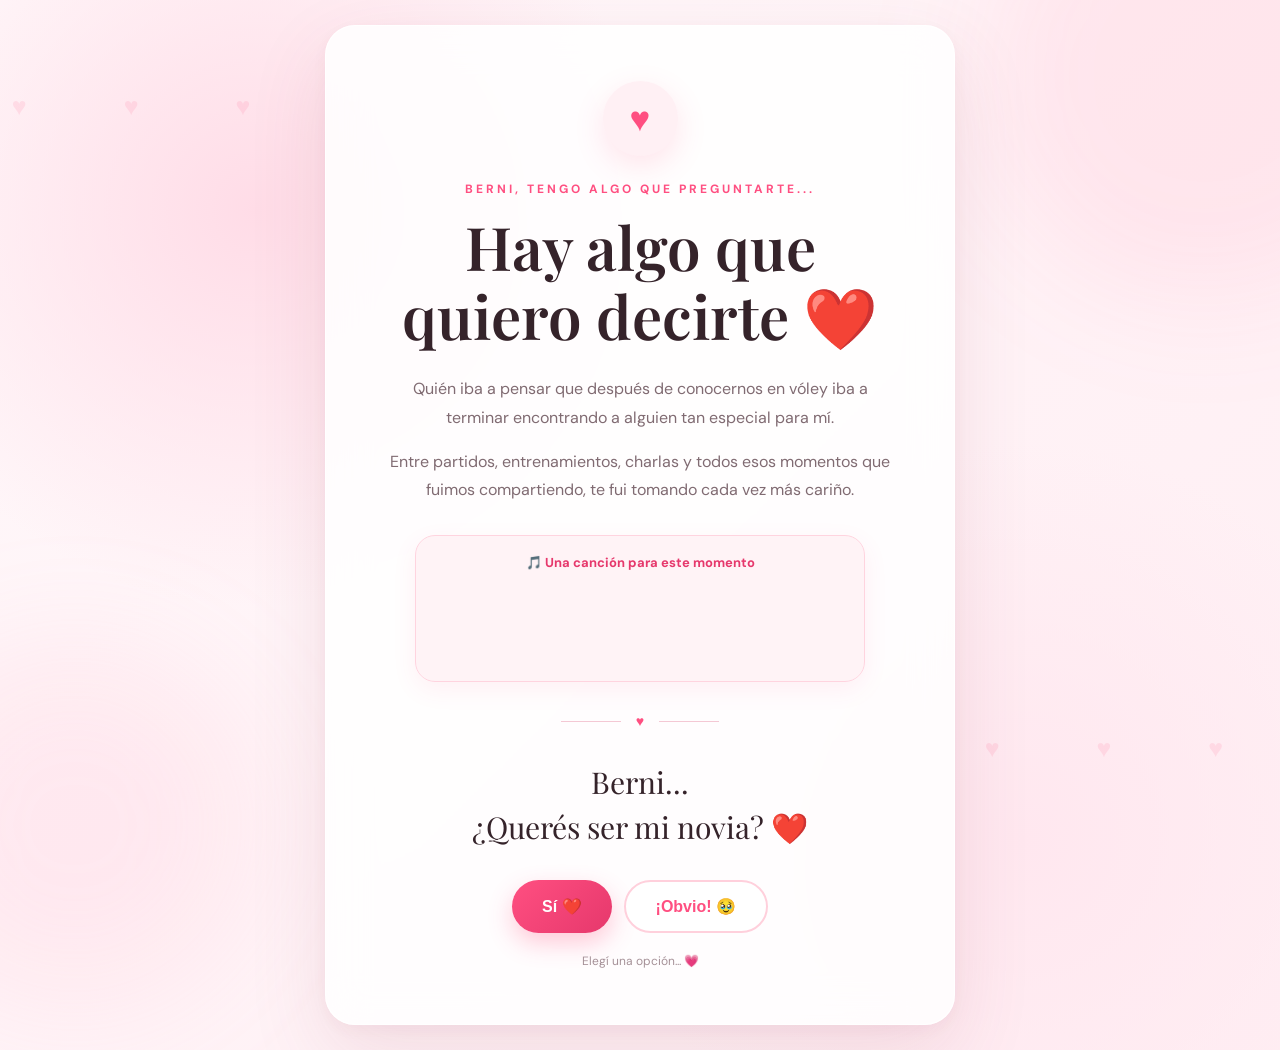
<file: index.html>
<!DOCTYPE html>
<html lang="es">

<head>
    <meta charset="UTF-8">
    <meta name="viewport" content="width=device-width, initial-scale=1.0">

    <title>Para Berni ❤️</title>

    <!-- Fuentes -->
    <link rel="preconnect" href="https://fonts.googleapis.com">
    <link rel="preconnect" href="https://fonts.gstatic.com" crossorigin>

    <link href="https://fonts.googleapis.com/css2?family=DM+Sans:wght@400;500;700&family=Playfair+Display:wght@500;600;700&display=swap" rel="stylesheet">

    <!-- Estilos -->
    <link rel="stylesheet" href="style.css">
</head>

<body>

    <!-- Corazones decorativos -->
    <div class="background-hearts"></div>

    <main class="container">

        <!-- ==========================================
             PANTALLA PRINCIPAL
        =========================================== -->

        <section class="card" id="mainCard">

            <div class="heart-icon">
                ♥
            </div>

            <p class="small-title">
                Berni, tengo algo que preguntarte...
            </p>

            <h1>
                Hay algo que<br>
                quiero decirte ❤️
            </h1>

            <p class="message">
                Quién iba a pensar que después de conocernos
                en vóley iba a terminar encontrando a alguien
                tan especial para mí.
            </p>

            <p class="message">
                Entre partidos, entrenamientos, charlas y todos
                esos momentos que fuimos compartiendo, te fui
                tomando cada vez más cariño.
            </p>


            <!-- ==========================================
                 MÚSICA
            =========================================== -->

            <div class="music-box">

                <p>
                    🎵 Una canción para este momento
                </p>

                <iframe
                    src="https://open.spotify.com/embed/track/2339UOI2SU3L1nJtUnx0GF"
                    width="100%"
                    height="80"
                    frameborder="0"
                    allowfullscreen=""
                    allow="autoplay; clipboard-write; encrypted-media; fullscreen; picture-in-picture">
                </iframe>

            </div>


            <!-- Separador -->

            <div class="divider">

                <span></span>

                ♥

                <span></span>

            </div>


            <!-- ==========================================
                 PREGUNTA
            =========================================== -->

            <p class="question">
                Berni...
                <br>
                ¿Querés ser mi novia? ❤️
            </p>


            <div class="buttons">

                <button
                    class="yes-button"
                    id="yesButton">

                    Sí ❤️

                </button>


                <button
                    class="yes-button secondary"
                    id="yesButton2">

                    ¡Obvio! 🥹

                </button>

            </div>


            <p class="hint">
                Elegí una opción... 💗
            </p>

        </section>


        <!-- ==========================================
             PANTALLA FINAL
        =========================================== -->

        <section
            class="success-card hidden"
            id="successCard">

            <div class="big-heart">
                ❤️
            </div>

            <p class="small-title">
                ❤️ Para vos, Berni ❤️
            </p>

            <h2>
                ¡Ahora sí!<br>
                Somos novios ❤️
            </h2>

            <p class="success-message">

                Berni, gracias por hacerme tan feliz.

                <br><br>

                Espero que podamos compartir muchísimos
                momentos juntos, reírnos, acompañarnos y
                seguir creando recuerdos juntos.

            </p>


            <div class="final-message">

                <span>♥</span>

                Te quiero muchísimo

                <span>♥</span>

            </div>


            <p class="final-small">
                Y pensar que todo empezó en vóley... 🏐❤️
            </p>


            <button
                class="restart-button"
                id="restartButton">

                Volver a verlo

            </button>

        </section>

    </main>


    <!-- Contenedor de corazones -->

    <div id="heartContainer"></div>


    <!-- JavaScript -->

    <script src="script.js"></script>

</body>

</html>
</file>
<file: style.css>
* {
    margin: 0;
    padding: 0;
    box-sizing: border-box;
}

:root {
    --pink: #ff4f81;
    --dark-pink: #e6386c;
    --light-pink: #fff0f4;
    --text: #35232a;
    --soft-text: #806b72;
}

body {
    min-height: 100vh;
    overflow-x: hidden;

    display: flex;
    justify-content: center;
    align-items: center;

    font-family: "DM Sans", sans-serif;
    color: var(--text);

    background:
        radial-gradient(circle at 20% 20%, #ffdce7 0%, transparent 30%),
        radial-gradient(circle at 80% 80%, #ffe7ef 0%, transparent 30%),
        linear-gradient(135deg, #fff8fa, #ffeef3);

    position: relative;
}

/* Fondo */

body::before {
    content: "";

    position: fixed;

    width: 450px;
    height: 450px;

    border-radius: 50%;

    background: rgba(255, 79, 129, 0.08);

    filter: blur(60px);

    top: -150px;
    right: -150px;

    z-index: -2;
}

body::after {
    content: "";

    position: fixed;

    width: 350px;
    height: 350px;

    border-radius: 50%;

    background: rgba(255, 170, 195, 0.15);

    filter: blur(60px);

    bottom: -100px;
    left: -100px;

    z-index: -2;
}

/* Corazones decorativos */

.background-hearts::before,
.background-hearts::after {
    content: "♥   ♥   ♥   ♥   ♥";

    position: fixed;

    color: rgba(255, 79, 129, 0.12);

    font-size: 25px;

    letter-spacing: 45px;

    white-space: nowrap;

    pointer-events: none;

    animation: floatingBackground 12s linear infinite;

    z-index: -1;
}

.background-hearts::before {
    top: 10%;
    left: -100px;
}

.background-hearts::after {
    bottom: 15%;
    right: -100px;
    animation-delay: -6s;
}

@keyframes floatingBackground {
    0% {
        transform: translateX(0) translateY(0);
    }

    50% {
        transform: translateX(80px) translateY(-30px);
    }

    100% {
        transform: translateX(0) translateY(0);
    }
}

/* Contenedor */

.container {
    width: 100%;
    max-width: 680px;

    padding: 25px;

    position: relative;
    z-index: 2;
}

/* Tarjetas */

.card,
.success-card {
    background: rgba(255, 255, 255, 0.85);

    backdrop-filter: blur(20px);
    -webkit-backdrop-filter: blur(20px);

    border: 1px solid rgba(255, 255, 255, 0.9);

    border-radius: 30px;

    padding: 55px 45px;

    text-align: center;

    box-shadow:
        0 30px 80px rgba(160, 62, 91, 0.12),
        0 5px 20px rgba(160, 62, 91, 0.05);

    animation: cardAppear 1s ease;
}

@keyframes cardAppear {
    from {
        opacity: 0;
        transform: translateY(30px) scale(0.96);
    }

    to {
        opacity: 1;
        transform: translateY(0) scale(1);
    }
}

/* Corazón */

.heart-icon {
    width: 75px;
    height: 75px;

    margin: 0 auto 25px;

    display: flex;
    justify-content: center;
    align-items: center;

    border-radius: 50%;

    background: var(--light-pink);

    color: var(--pink);

    font-size: 35px;

    box-shadow: 0 10px 30px rgba(255, 79, 129, 0.15);

    animation: heartbeat 2s infinite;
}

@keyframes heartbeat {
    0%,
    100% {
        transform: scale(1);
    }

    10% {
        transform: scale(1.12);
    }

    20% {
        transform: scale(1);
    }

    30% {
        transform: scale(1.12);
    }

    40% {
        transform: scale(1);
    }
}

/* Textos */

.small-title {
    color: var(--pink);

    text-transform: uppercase;

    letter-spacing: 3px;

    font-size: 12px;

    font-weight: 700;

    margin-bottom: 15px;
}

h1,
h2 {
    font-family: "Playfair Display", serif;

    line-height: 1.15;

    font-weight: 600;
}

h1 {
    font-size: clamp(40px, 7vw, 60px);

    margin-bottom: 25px;
}

.message {
    max-width: 500px;

    margin: 0 auto 15px;

    color: var(--soft-text);

    font-size: 16px;

    line-height: 1.8;
}

/* Música */

.music-box {
    margin: 30px auto 10px;

    padding: 18px;

    max-width: 450px;

    background: rgba(255, 240, 244, 0.8);

    border: 1px solid #ffd4df;

    border-radius: 20px;

    box-shadow: 0 8px 25px rgba(255, 79, 129, 0.08);
}

.music-box p {
    color: var(--dark-pink);

    font-size: 13px;

    font-weight: 700;

    margin-bottom: 12px;
}

.music-box iframe {
    border-radius: 12px;

    display: block;
}

/* Separador */

.divider {
    display: flex;

    justify-content: center;
    align-items: center;

    gap: 15px;

    margin: 30px 0;

    color: var(--pink);

    font-size: 14px;
}

.divider span {
    width: 60px;

    height: 1px;

    background: #f4c8d4;
}

/* Pregunta */

.question {
    font-family: "Playfair Display", serif;

    font-size: 30px;

    line-height: 1.5;

    margin-bottom: 30px;
}

/* Botones */

.buttons {
    display: flex;

    justify-content: center;

    gap: 12px;

    flex-wrap: wrap;
}

.yes-button {
    border: none;

    padding: 15px 30px;

    border-radius: 100px;

    background: linear-gradient(
        135deg,
        var(--pink),
        var(--dark-pink)
    );

    color: white;

    font-size: 16px;

    font-weight: 700;

    cursor: pointer;

    box-shadow: 0 10px 25px rgba(255, 79, 129, 0.3);

    transition: transform 0.25s ease,
                box-shadow 0.25s ease;
}

.yes-button:hover {
    transform: translateY(-4px) scale(1.03);

    box-shadow: 0 15px 30px rgba(255, 79, 129, 0.4);
}

.yes-button:active {
    transform: scale(0.96);
}

.secondary {
    background: white;

    color: var(--pink);

    border: 2px solid #ffd0dc;

    box-shadow: none;
}

.secondary:hover {
    background: #fff5f7;

    box-shadow: 0 10px 25px rgba(255, 79, 129, 0.1);
}

.hint {
    margin-top: 20px;

    color: #a59097;

    font-size: 12px;
}

/* Pantalla final */

.hidden {
    display: none;
}

.success-card {
    animation: successAppear 0.8s ease;
}

@keyframes successAppear {
    0% {
        opacity: 0;

        transform:
            scale(0.7)
            rotate(-3deg);
    }

    100% {
        opacity: 1;

        transform:
            scale(1)
            rotate(0);
    }
}

.big-heart {
    font-size: 85px;

    margin-bottom: 15px;

    animation:
        bigHeart
        1s
        ease-in-out
        infinite
        alternate;
}

@keyframes bigHeart {
    from {
        transform: scale(1);
    }

    to {
        transform: scale(1.12);
    }
}

.success-card h2 {
    font-size: clamp(42px, 8vw, 65px);

    margin-bottom: 25px;
}

.success-message {
    max-width: 450px;

    margin: auto;

    color: var(--soft-text);

    line-height: 1.8;

    font-size: 16px;
}

.final-message {
    margin: 30px auto 15px;

    color: var(--pink);

    font-family: "Playfair Display", serif;

    font-size: 23px;

    display: flex;

    justify-content: center;

    gap: 15px;

    align-items: center;
}

.final-small {
    color: var(--soft-text);

    font-size: 14px;

    margin-bottom: 25px;
}

.restart-button {
    border: none;

    background: transparent;

    color: #a59097;

    text-decoration: underline;

    cursor: pointer;

    font-size: 13px;
}

/* Corazones volando */

.floating-heart {
    position: fixed;

    bottom: -50px;

    font-size: 25px;

    pointer-events: none;

    z-index: 100;

    animation: flyHeart linear forwards;
}

@keyframes flyHeart {
    0% {
        transform:
            translateY(0)
            rotate(0deg)
            scale(0.8);

        opacity: 1;
    }

    100% {
        transform:
            translateY(-110vh)
            rotate(360deg)
            scale(1.5);

        opacity: 0;
    }
}

/* Celebración */

.celebration {
    animation: celebrationFlash 0.6s ease;
}

@keyframes celebrationFlash {
    0% {
        transform: scale(1);
    }

    50% {
        transform: scale(1.04);
    }

    100% {
        transform: scale(1);
    }
}

/* Celulares */

@media (max-width: 600px) {

    .container {
        padding: 15px;
    }

    .card,
    .success-card {
        padding: 40px 25px;

        border-radius: 25px;
    }

    h1 {
        font-size: 40px;
    }

    .question {
        font-size: 26px;
    }

    .buttons {
        flex-direction: column;
    }

    .yes-button {
        width: 100%;
    }

    .heart-icon {
        width: 65px;
        height: 65px;
    }
}
</file>
